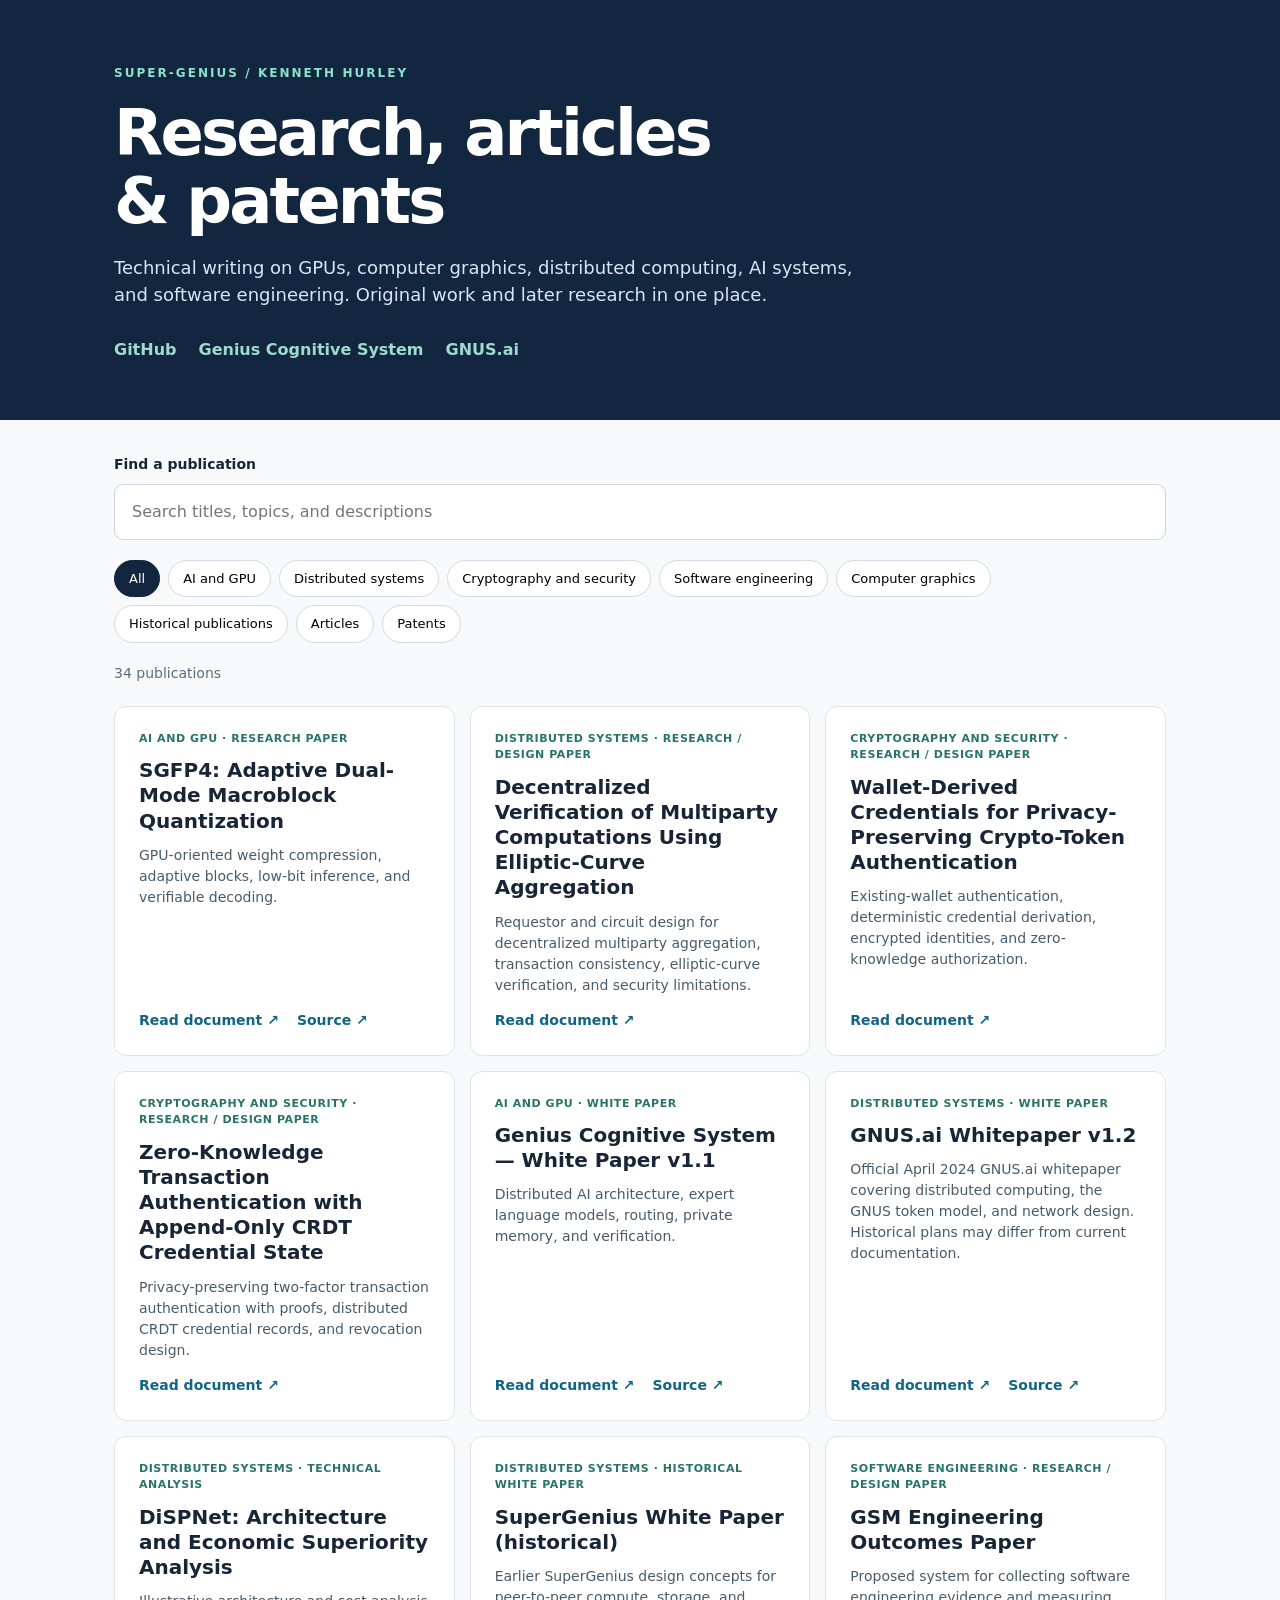
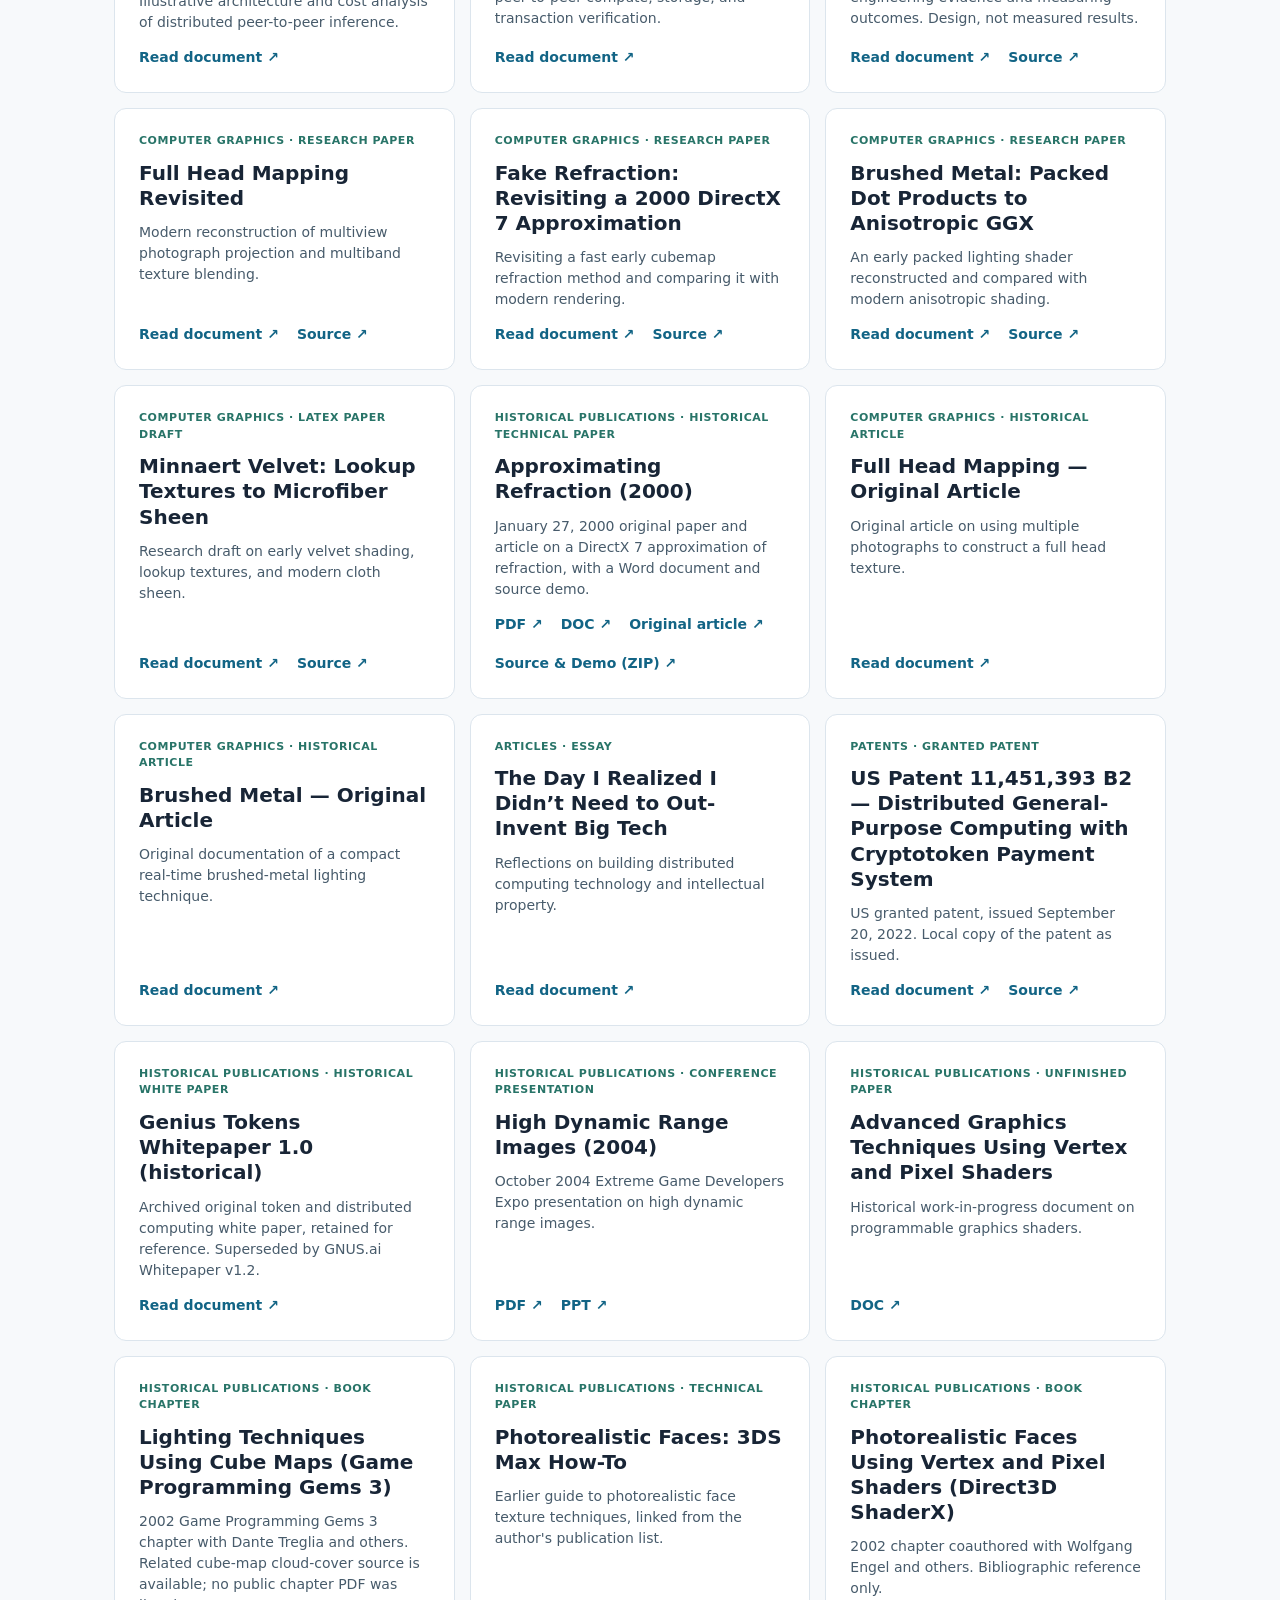
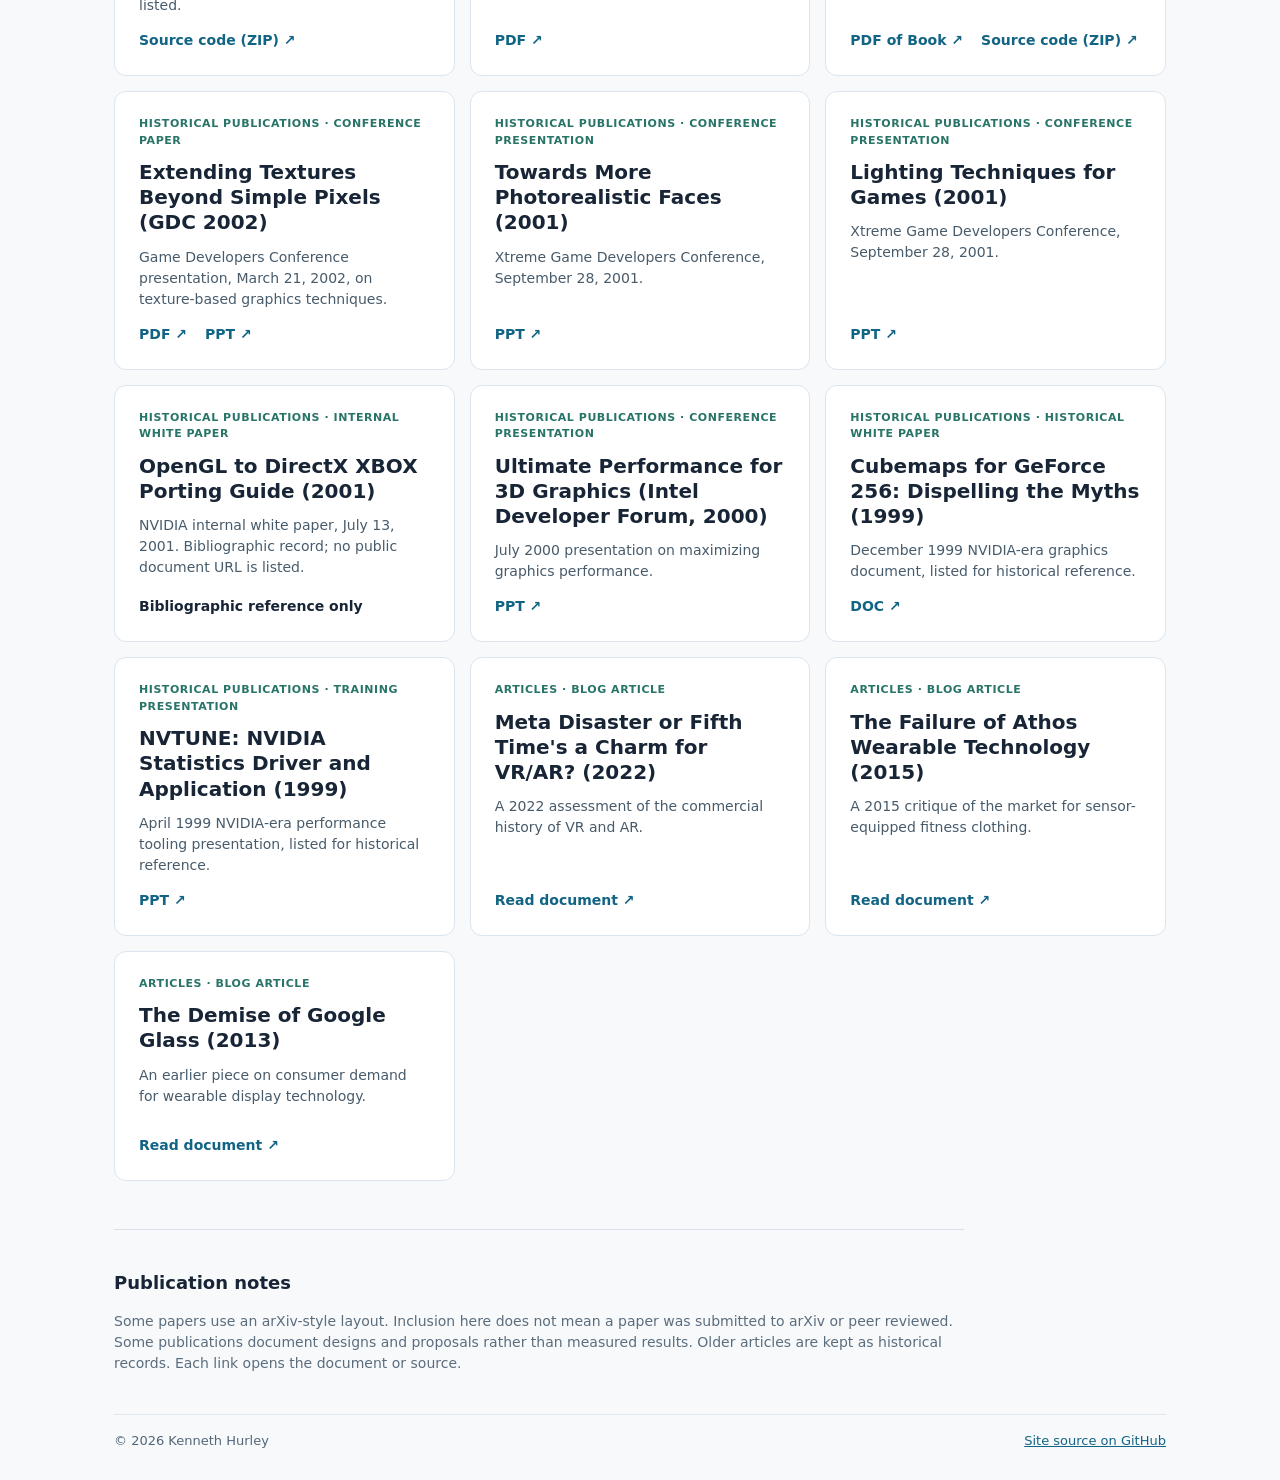
<file: index.html>
<!doctype html>
<html lang="en"><head><meta charset="utf-8"><meta name="viewport" content="width=device-width,initial-scale=1">
<title>Kenneth Hurley | Research, Articles & Patents</title>
<meta name="description" content="Research papers, engineering articles, and patents from Kenneth Hurley and related projects.">
<link rel="stylesheet" href="styles.css"></head>
<body><header class="hero"><div class="wrap">
<p class="eyebrow">Super-Genius / Kenneth Hurley</p>
<h1>Research, articles<br>& patents</h1>
<p class="lead">Technical writing on GPUs, computer graphics, distributed computing, AI systems, and software engineering. Original work and later research in one place.</p>
<nav><a href="https://github.com/Super-Genius">GitHub</a><a href="https://gcs.gnus.ai/">Genius Cognitive System</a><a href="https://www.gnus.ai/">GNUS.ai</a></nav>
</div></header><main class="wrap">
<div class="controls"><label for="search">Find a publication</label><input id="search" type="search" placeholder="Search titles, topics, and descriptions" autocomplete="off"><div class="filters" id="filters" aria-label="Filter by subject"></div></div>
<p id="count" class="count" aria-live="polite"></p><div id="cards" class="grid"></div>
<section class="about"><h2>Publication notes</h2><p>Some papers use an arXiv-style layout. Inclusion here does not mean a paper was submitted to arXiv or peer reviewed. Some publications document designs and proposals rather than measured results. Older articles are kept as historical records. Each link opens the document or source.</p></section>
<footer><span>© 2026 Kenneth Hurley</span><span><a href="https://github.com/Super-Genius/super-genius.github.io">Site source on GitHub</a></span></footer>
</main><script src="site.js"></script></body></html>
</file>
<file: styles.css>
:root{color-scheme:light}*{box-sizing:border-box}html{scroll-behavior:smooth}body{margin:0;font:16px/1.5 system-ui,-apple-system,BlinkMacSystemFont,"Segoe UI",sans-serif;color:#182536;background:#f7f9fb}a{color:#126485}.wrap{max-width:1100px;margin:0 auto;padding-left:24px;padding-right:24px}.hero{padding:64px 0 58px;background:#12263f;color:#fff}.eyebrow{margin:0;color:#8ce0cc;font-size:12px;text-transform:uppercase;letter-spacing:.17em;font-weight:800}h1{font-size:clamp(36px,6vw,64px);line-height:1.06;letter-spacing:-.045em;margin:18px 0}.lead{max-width:750px;color:#d9e5f2;font-size:18px}.hero nav{display:flex;gap:22px;flex-wrap:wrap;margin-top:30px}.hero nav a{color:#9edbcc;text-decoration:none;font-weight:600}.controls{padding-top:34px}.controls label{font-size:14px;font-weight:700;display:block;margin-bottom:9px}input{display:block;width:100%;padding:15px 17px;border:1px solid #cbd6e2;border-radius:9px;font:inherit;background:#fff}input:focus,button:focus-visible,a:focus-visible{outline:3px solid #39a98f;outline-offset:2px}.filters{display:flex;gap:8px;flex-wrap:wrap;margin:20px 0}button{border:1px solid #d0dbe5;background:white;border-radius:99px;padding:8px 14px;font:inherit;font-size:13px;cursor:pointer}button.active{background:#12263f;color:white;border-color:#12263f}.count{color:#5b6d7d;font-size:14px;margin:10px 0 22px}.grid{display:grid;grid-template-columns:repeat(auto-fit,minmax(285px,1fr));gap:15px}.item{background:#fff;border:1px solid #dce5ed;border-radius:12px;padding:24px;display:flex;flex-direction:column;min-height:230px}.item h2{font-size:20px;line-height:1.26;margin:11px 0}.item p{font-size:14px;color:#475b6b;margin:0 0 14px}.tag{color:#287468;text-transform:uppercase;letter-spacing:.05em;font-size:11px;font-weight:800}.links{margin-top:auto;display:flex;gap:18px;flex-wrap:wrap;font-size:14px;font-weight:700}.links a{text-decoration:none}.about{max-width:850px;border-top:1px solid #d6e1eb;margin-top:48px;padding-top:24px}.about h2{font-size:18px}.about p{font-size:14px;color:#5b6d7d}footer{margin:40px 0 30px;padding-top:16px;border-top:1px solid #e0e8ef;color:#526779;font-size:13px;display:flex;justify-content:space-between;flex-wrap:wrap;gap:10px}@media(max-width:480px){.hero{padding:44px 0}.wrap{padding-left:18px;padding-right:18px}}
</file>
